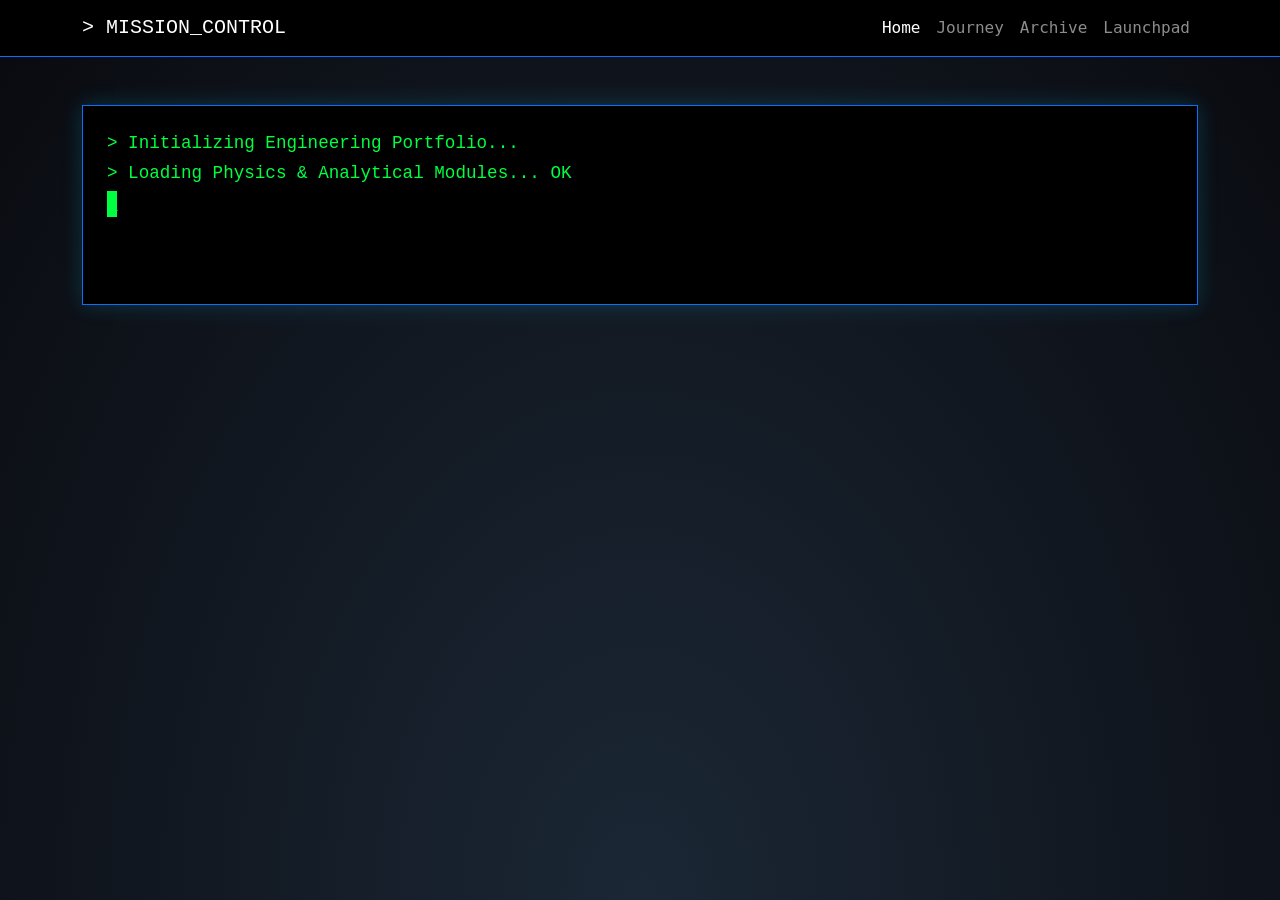
<file: 8-Web/homepage/index.html>
<!DOCTYPE html>
<html lang="en">
<head>
    <link href="https://cdn.jsdelivr.net/npm/bootstrap@5.3.0/dist/css/bootstrap.min.css" rel="stylesheet">
    <link rel="stylesheet" href="styles.css">
    <title>Home | Mission Control</title>
</head>
<body class="bg-space text-terminal">

    <nav class="navbar navbar-expand-lg navbar-dark bg-black border-bottom border-primary">
        <div class="container">
            <a class="navbar-brand mono" href="index.html"> > MISSION_CONTROL</a>
            <div class="navbar-nav ms-auto">
                <a class="nav-link active" href="index.html">Home</a>
                <a class="nav-link" href="journey.html">Journey</a>
                <a class="nav-link" href="archive.html">Archive</a>
                <a class="nav-link" href="launchpad.html">Launchpad</a>
            </div>
        </div>
    </nav>

    <div class="container mt-5">
        <div id="terminal-boot" class="bg-black p-4 border border-primary mono shadow-glow">
            <div id="boot-text"></div>
            <span class="cursor">_</span>
        </div>

        <div id="profile-content" class="mt-5 d-none">
            <div class="row align-items-center">
                <div class="col-md-8">
                    <h1 class="display-3 fw-bold">I AM <span class="text-primary">HOSSAM JAMJAMA</span></h1>
                    <p class="lead">Multi-Disciplinary Cloud & DevOps Engineer</p>
                    <hr class="border-primary">
                    <p>Physics Background | Marketing Logic | Infrastructure Engineering</p>
                </div>
                <div class="col-md-4 text-center">
                    <div class="p-3 border border-secondary bg-dark">
                        <h5 class="text-info">SYSTEM SPECS</h5>
                        <p class="mb-1 small">CERTS: 45+</p>
                        <p class="mb-1 small">MISSIONS: 25+</p>
                        <p class="mb-0 small">ORBIT: Engineering</p>
                    </div>
                </div>
            </div>
        </div>
    </div>

    <script src="script.js"></script>
</body>
</html>
</file>
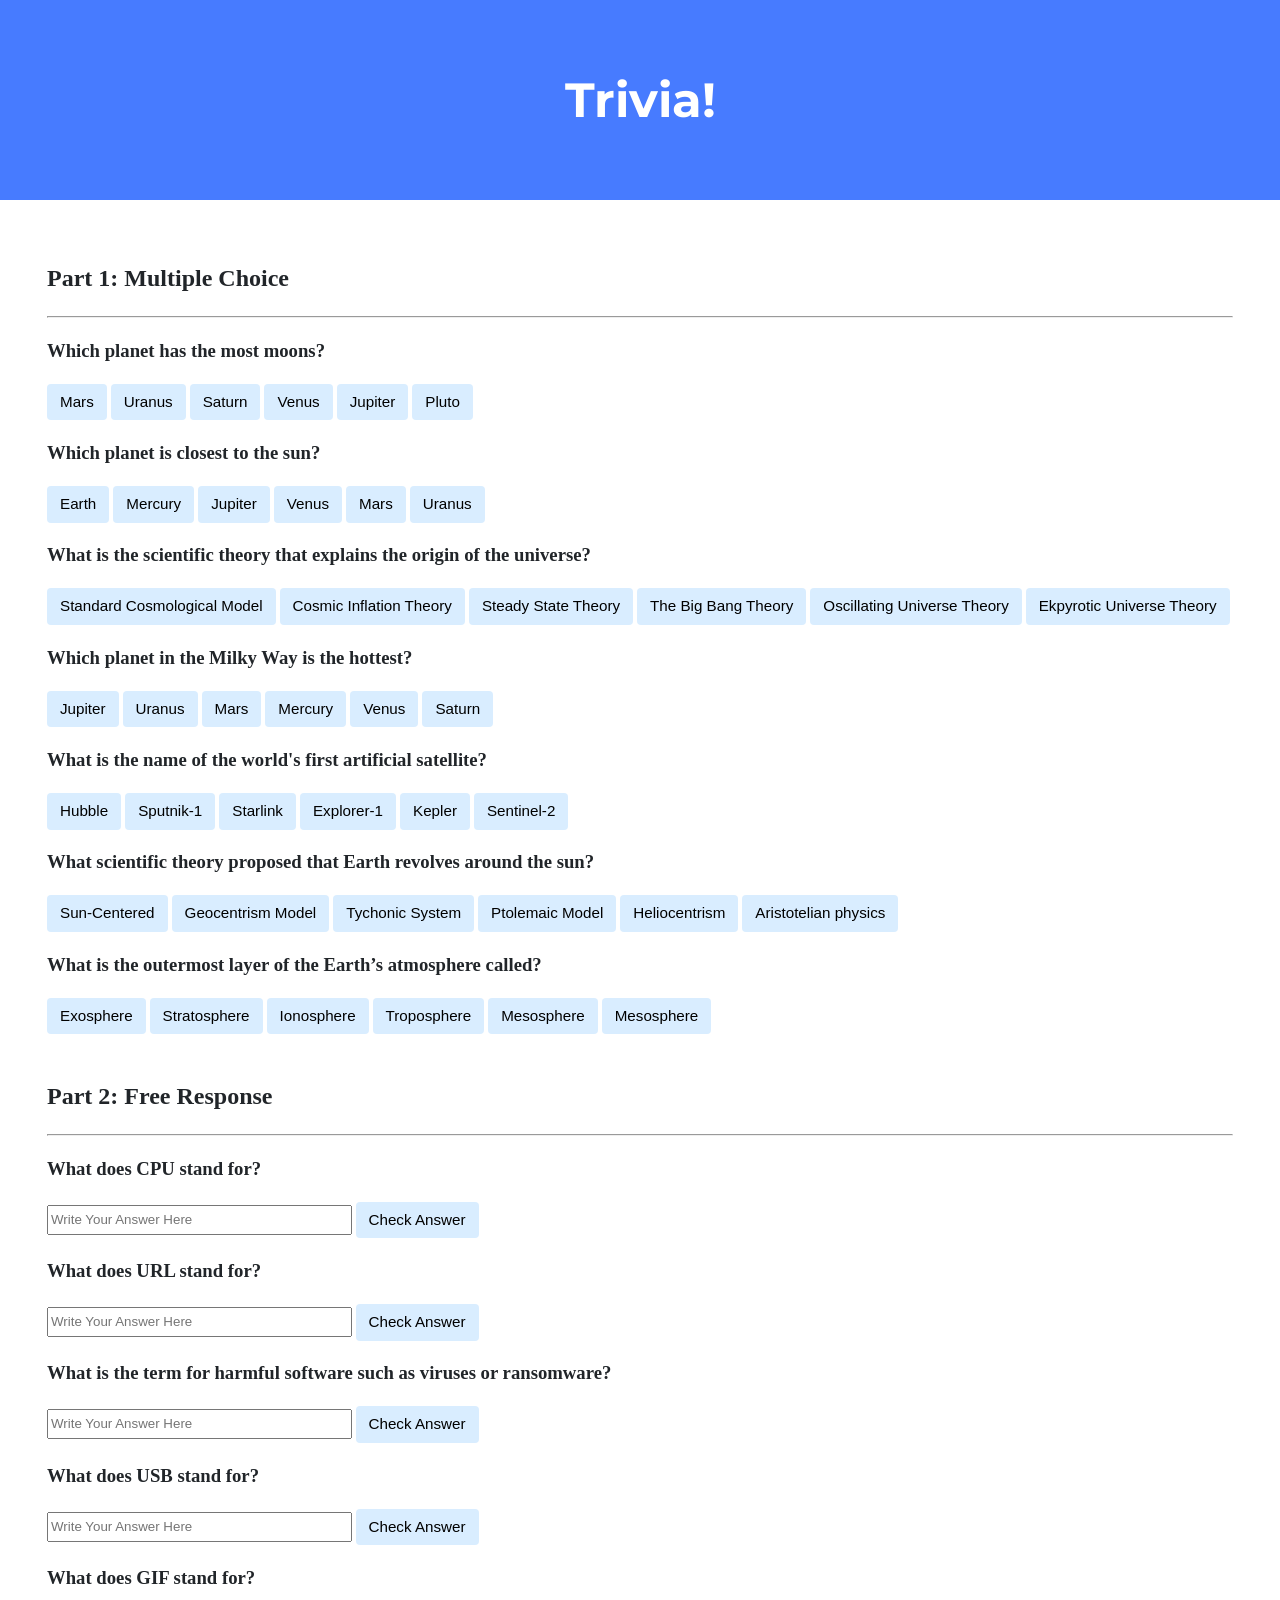
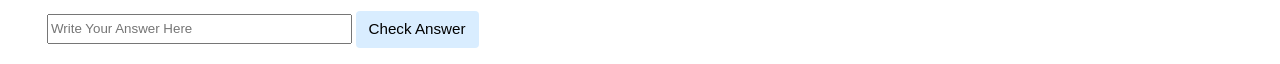
<file: 8-Web/trivia/index.html>
<!DOCTYPE html>

<html lang="en">
    <head>
        <link href="https://fonts.googleapis.com/css2?family=Montserrat:wght@500&display=swap" rel="stylesheet">
        <link href="styles.css" rel="stylesheet">
        <title>Trivia!</title>
        <script>

            document.addEventListener('click', function(event) {
                if (event.target.classList.contains('answer-btn')) {
                    const clickedButton = event.target;
                    const isCorrect = clickedButton.dataset.correct === 'true';
                    const feedbcakArea = clickedButton.closest('.questions').querySelector('.Feedback');

                    if (isCorrect) {
                        clickedButton.style.backgroundColor = 'green';
                        feedbcakArea.innerHTML = "Correct!";
                    }
                    else {
                        clickedButton.style.backgroundColor = 'red';
                        feedbcakArea.innerHTML = 'Incorrect';
                    }
                }
            });

            function check(user_answer, feedback, correct)
            {
                let answer = document.getElementById(user_answer);

                if (answer.value.trim().toLowerCase() === correct)
                {
                    document.getElementById(feedback).innerHTML = "Correct!";
                    answer.style.color = "green";
                }
                else
                {
                    document.getElementById(feedback).innerHTML = "Incorrect";
                    answer.style.color = "red";
                }
            }

        </script>
    </head>
    <body>
        <div class="header">
            <h1>Trivia!</h1>
        </div>

        <div class="container">
            <div class="section">
                <h2>Part 1: Multiple Choice </h2>
                <hr>
                <!-- TODO: Add multiple choice question here -->
                <div class="questions" id="qstn1">
                    <h3>Which planet has the most moons?</h3>
                    <p class="Feedback" id="feedback1"></p>
                    <button class="answer-btn">Mars</button>
                    <button class="answer-btn">Uranus</button>
                    <button class="answer-btn" data-correct="true">Saturn</button>
                    <button class="answer-btn">Venus</button>
                    <button class="answer-btn">Jupiter</button>
                    <button class="answer-btn">Pluto</button>
                </div>

                <div class="questions" id="qstn2">
                    <h3>Which planet is closest to the sun?</h3>
                    <p class="Feedback" id="feedback2"></p>
                    <button class="answer-btn">Earth</button>
                    <button class="answer-btn" data-correct="true">Mercury</button>
                    <button class="answer-btn">Jupiter</button>
                    <button class="answer-btn">Venus</button>
                    <button class="answer-btn">Mars</button>
                    <button class="answer-btn">Uranus</button>
                </div>

                <div class="questions" id="qstn3">
                    <h3> What is the scientific theory that explains the origin of the universe?</h3>
                    <p class="Feedback" id="feedback3"></p>
                    <button class="answer-btn">Standard Cosmological Model</button>
                    <button class="answer-btn">Cosmic Inflation Theory</button>
                    <button class="answer-btn">Steady State Theory</button>
                    <button class="answer-btn" data-correct="true">The Big Bang Theory</button>
                    <button class="answer-btn">Oscillating Universe Theory</button>
                    <button class="answer-btn">Ekpyrotic Universe Theory</button>
                </div>

                <div class="questions" id="qstn4">
                    <h3>Which planet in the Milky Way is the hottest?</h3>
                    <p class="Feedback" id="feedback4"></p>
                    <button class="answer-btn">Jupiter</button>
                    <button class="answer-btn">Uranus</button>
                    <button class="answer-btn">Mars</button>
                    <button class="answer-btn">Mercury</button>
                    <button class="answer-btn" data-correct="true">Venus</button>
                    <button class="answer-btn">Saturn</button>
                </div>

                <div class="questions" id="qstn5">
                    <h3>What is the name of the world's first artificial satellite?</h3>
                    <p class="Feedback" id="feedback5"></p>
                    <button class="answer-btn">Hubble</button>
                    <button class="answer-btn" data-correct="true">Sputnik-1</button>
                    <button class="answer-btn">Starlink</button>
                    <button class="answer-btn">Explorer-1</button>
                    <button class="answer-btn">Kepler</button>
                    <button class="answer-btn">Sentinel-2</button>
                </div>

                <div class="questions" id="qstn6">
                    <h3>What scientific theory proposed that Earth revolves around the sun?</h3>
                    <p class="Feedback" id="feedback6"></p>
                    <button class="answer-btn">Sun-Centered</button>
                    <button class="answer-btn">Geocentrism Model</button>
                    <button class="answer-btn">Tychonic System</button>
                    <button class="answer-btn">Ptolemaic Model</button>
                    <button class="answer-btn" data-correct="true">Heliocentrism</button>
                    <button class="answer-btn">Aristotelian physics</button>
                </div>
                <div class="questions" id="qstn7">
                    <h3>What is the outermost layer of the Earth’s atmosphere called?</h3>
                    <p class="Feedback" id="feedback7"></p>
                    <button class="answer-btn" data-correct="true">Exosphere</button>
                    <button class="answer-btn">Stratosphere</button>
                    <button class="answer-btn">Ionosphere</button>
                    <button class="answer-btn">Troposphere</button>
                    <button class="answer-btn">Mesosphere</button>
                    <button class="answer-btn">Mesosphere</button>
                </div>
            </div>

            <div class="section">
                <h2>Part 2: Free Response</h2>
                <hr>
                <!-- TODO: Add free response question here -->
                <div class="fr-questions" id="qstn8">
                    <h3>What does CPU stand for?</h3>
                    <p class="Feedback" id="feedback8"></p>
                    <form onsubmit="check('answer8', 'feedback8', 'central processing unit'); return false;">
                        <input autocomplete="off" id="answer8" type="text" placeholder="Write Your Answer Here">
                        <input type="submit" value="Check Answer">
                    </form>
                </div>

                <div class="fr-questions" id="qstn9">
                    <h3>What does URL stand for?</h3>
                    <p class="Feedback" id="feedback9"></p>
                    <form onsubmit="check('answer9', 'feedback9', 'uniform resource locator'); return false;">
                        <input autocomplete="off" id="answer9" type="text" placeholder="Write Your Answer Here">
                        <input type="submit" value="Check Answer">
                    </form>
                </div>

                <div class="fr-questions" id="qstn10">
                    <h3>What is the term for harmful software such as viruses or ransomware?</h3>
                    <p class="Feedback" id="feedback10"></p>
                    <form onsubmit="check('answer10', 'feedback10', 'malware'); return false;">
                        <input autocomplete="off" id="answer10" type="text" placeholder="Write Your Answer Here">
                        <input type="submit" value="Check Answer">
                    </form>
                </div>

                <div class="fr-questions" id="qstn11">
                    <h3>What does USB stand for?</h3>
                    <p class="Feedback" id="feedback11"></p>
                    <form onsubmit="check('answer11', 'feedback11', 'universal serial bus'); return false;">
                        <input autocomplete="off" id="answer11" type="text" placeholder="Write Your Answer Here">
                        <input type="submit" value="Check Answer">
                    </form>
                </div>

                <div class="fr-questions" id="qstn12">
                    <h3>What does GIF stand for?</h3>
                    <p class="Feedback" id="feedback12"></p>
                    <form onsubmit="check('answer12', 'feedback12', 'graphics interchange format'); return false;">
                        <input autocomplete="off" id="answer12" type="text" placeholder="Write Your Answer Here">
                        <input type="submit" value="Check Answer">
                    </form>
                </div>

            </div>
        </div>
    </body>
</html>
</file>
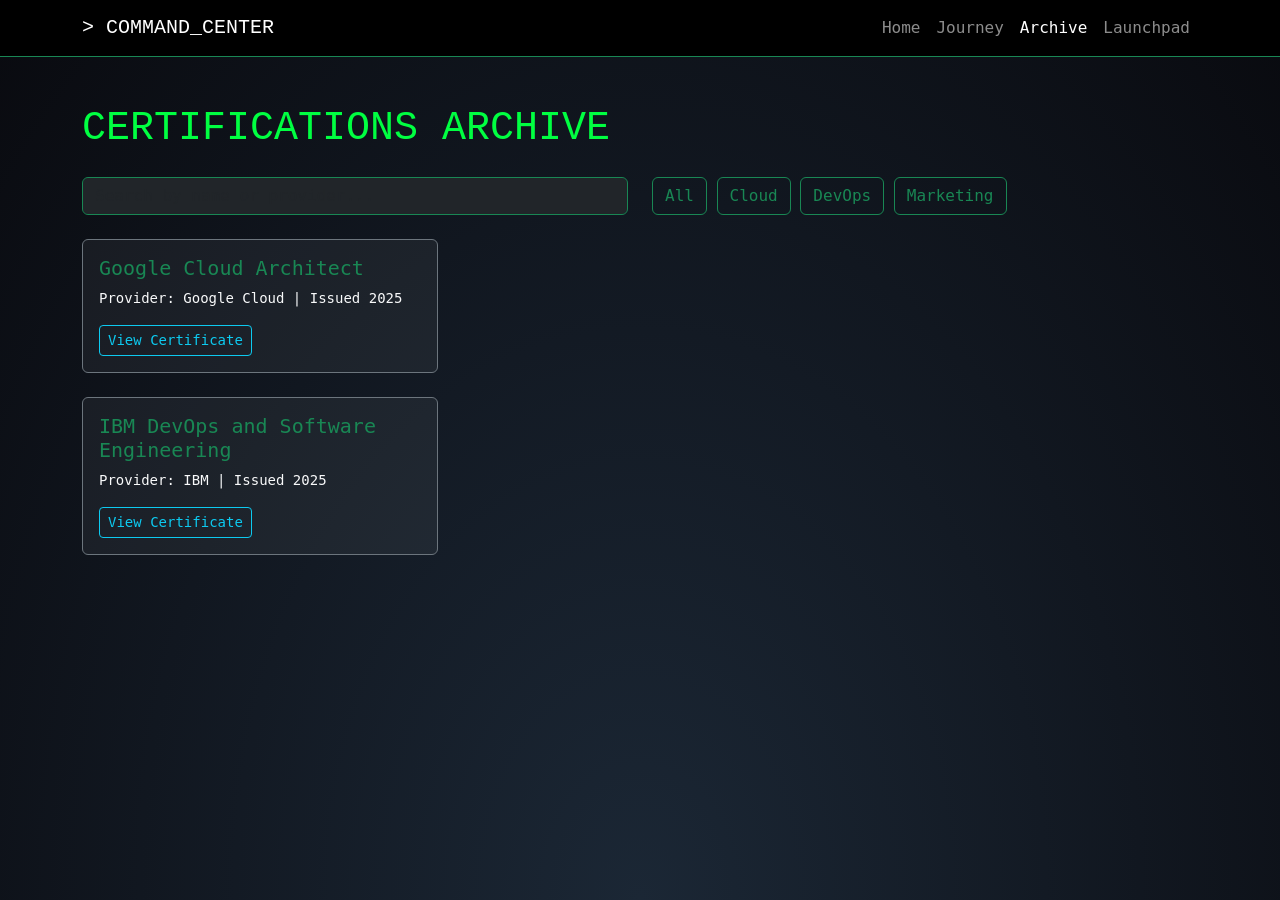
<file: 8-Web/homepage/archive.html>
<!DOCTYPE html>
<html lang="en">
<head>
    <link href="https://cdn.jsdelivr.net/npm/bootstrap@5.3.0/dist/css/bootstrap.min.css" rel="stylesheet">
    <link rel="stylesheet" href="styles.css">
    <title>The Archive | Mission Control</title>
</head>
<body class="bg-space text-terminal">

    <nav class="navbar navbar-expand-lg navbar-dark bg-black border-bottom border-success">
        <div class="container">
            <a class="navbar-brand mono" href="index.html"> > COMMAND_CENTER</a>
            <div class="navbar-nav ms-auto">
                <a class="nav-link" href="index.html">Home</a>
                <a class="nav-link" href="journey.html">Journey</a>
                <a class="nav-link active" href="archive.html">Archive</a>
                <a class="nav-link" href="launchpad.html">Launchpad</a>
            </div>
        </div>
    </nav>

    <div class="container mt-5">
        <h1 class="mono mb-4 text-uppercase">Certifications Archive</h1>
        
        <div class="row mb-4">
            <div class="col-md-6">
                <input type="text" id="certSearch" class="form-control bg-dark text-success border-success" placeholder="Search by name or provider...">
            </div>
            <div class="col-md-6 mt-2 mt-md-0">
                <button class="btn btn-outline-success filter-btn" onclick="filterCerts('all')">All</button>
                <button class="btn btn-outline-success filter-btn" onclick="filterCerts('cloud')">Cloud</button>
                <button class="btn btn-outline-success filter-btn" onclick="filterCerts('devops')">DevOps</button>
                <button class="btn btn-outline-success filter-btn" onclick="filterCerts('marketing')">Marketing</button>
            </div>
        </div>

        <div class="row" id="certGrid">
            <div class="col-md-4 mb-4 cert-card" data-category="cloud">
                <div class="card bg-dark border-secondary h-100">
                    <div class="card-body">
                        <h5 class="card-title text-success">Google Cloud Architect</h5>
                        <p class="card-text text-light small">Provider: Google Cloud | Issued 2025</p>
                        <a href="https://www.coursera.org/account/accomplishments/specialization/2Y4Q8JB6QT4L" class="btn btn-sm btn-outline-info">View Certificate</a>
                    </div>
                </div>
            </div>
            </div>

            <div class="row" id="certGrid">
            <div class="col-md-4 mb-4 cert-card" data-category="devops">
                <div class="card bg-dark border-secondary h-100">
                    <div class="card-body">
                        <h5 class="card-title text-success">IBM DevOps and Software Engineering</h5>
                        <p class="card-text text-light small">Provider: IBM | Issued 2025</p>
                        <a href="https://www.coursera.org/account/accomplishments/specialization/UPL5L3JFAZ4M" class="btn btn-sm btn-outline-info">View Certificate</a>
                    </div>
                </div>
            </div>
            </div>
    </div>

    <script src="script.js"></script>
</body>
</html>
</file>
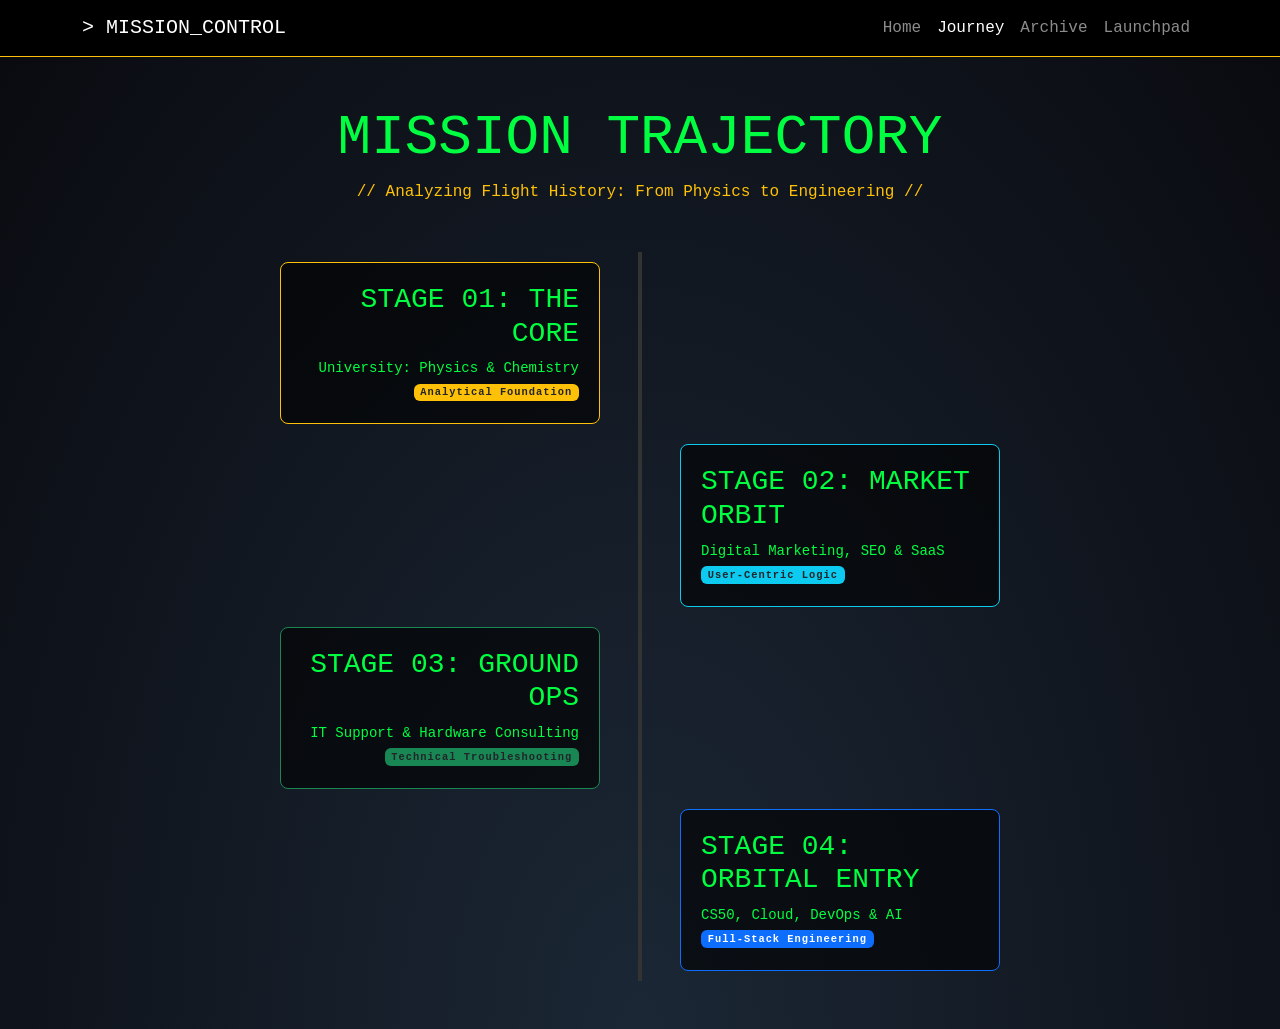
<file: 8-Web/homepage/journey.html>
<!DOCTYPE html>
<html lang="en">
<head>
    <link href="https://cdn.jsdelivr.net/npm/bootstrap@5.3.0/dist/css/bootstrap.min.css" rel="stylesheet">
    <link rel="stylesheet" href="styles.css">
    <title>Journey | Flight Path</title>
</head>
<body class="bg-space text-terminal">

    <nav class="navbar navbar-expand-lg navbar-dark bg-black border-bottom border-warning">
        <div class="container">
            <a class="navbar-brand mono" href="index.html"> > MISSION_CONTROL</a>
            <div class="navbar-nav ms-auto">
                <a class="nav-link" href="index.html">Home</a>
                <a class="nav-link active" href="journey.html">Journey</a>
                <a class="nav-link" href="archive.html">Archive</a>
                <a class="nav-link" href="launchpad.html">Launchpad</a>
            </div>
        </div>
    </nav>

    <div class="container py-5">
        <div class="text-center mb-5">
            <h1 class="display-4 mono">MISSION TRAJECTORY</h1>
            <p class="text-warning">// Analyzing Flight History: From Physics to Engineering //</p>
        </div>

        <div class="trajectory-container">
            <div class="trajectory-line"></div>

            <div class="milestone left" onclick="showLog('physics')">
                <div class="milestone-content border-warning">
                    <h3>STAGE 01: THE CORE</h3>
                    <p class="small mb-0">University: Physics & Chemistry</p>
                    <span class="badge bg-warning text-dark">Analytical Foundation</span>
                </div>
            </div>

            <div class="milestone right" onclick="showLog('marketing')">
                <div class="milestone-content border-info">
                    <h3>STAGE 02: MARKET ORBIT</h3>
                    <p class="small mb-0">Digital Marketing, SEO & SaaS</p>
                    <span class="badge bg-info text-dark">User-Centric Logic</span>
                </div>
            </div>

            <div class="milestone left" onclick="showLog('it')">
                <div class="milestone-content border-success">
                    <h3>STAGE 03: GROUND OPS</h3>
                    <p class="small mb-0">IT Support & Hardware Consulting</p>
                    <span class="badge bg-success text-dark">Technical Troubleshooting</span>
                </div>
            </div>

            <div class="milestone right" onclick="showLog('engineering')">
                <div class="milestone-content border-primary">
                    <h3>STAGE 04: ORBITAL ENTRY</h3>
                    <p class="small mb-0">CS50, Cloud, DevOps & AI</p>
                    <span class="badge bg-primary">Full-Stack Engineering</span>
                </div>
            </div>
        </div>

        <div id="missionLog" class="mt-5 p-4 border border-secondary bg-dark shadow-lg d-none">
            <h4 class="text-warning mono" id="logTitle">> MISSION_LOG_SELECTED</h4>
            <p id="logText" class="text-light"></p>
        </div>
    </div>

    <script src="script.js"></script>
</body>
</html>
</file>
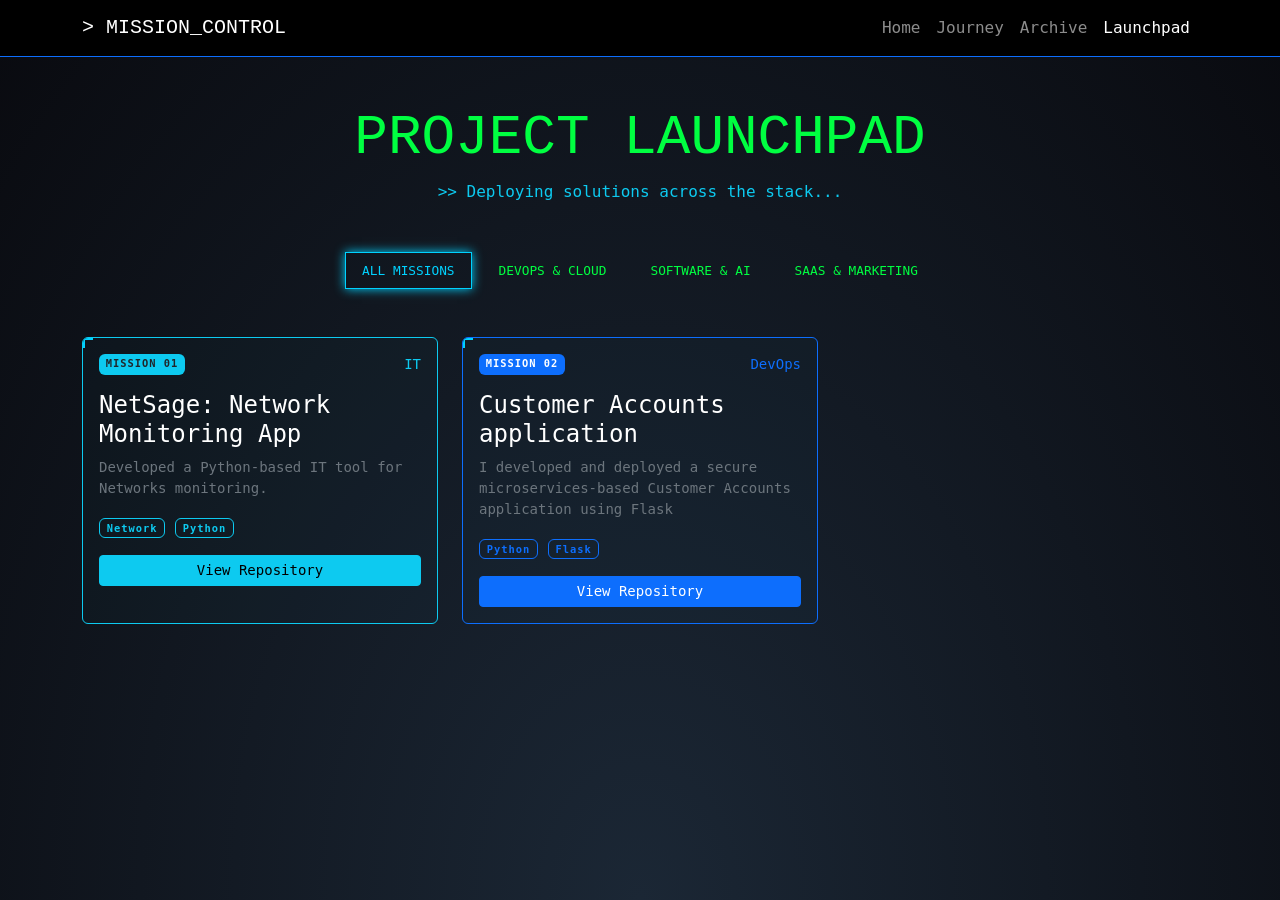
<file: 8-Web/homepage/launchpad.html>
<!DOCTYPE html>
<html lang="en">
<head>
    <link href="https://cdn.jsdelivr.net/npm/bootstrap@5.3.0/dist/css/bootstrap.min.css" rel="stylesheet">
    <link rel="stylesheet" href="styles.css">
    <title>Launchpad | Projects</title>
</head>
<body class="bg-space text-terminal">

    <nav class="navbar navbar-expand-lg navbar-dark bg-black border-bottom border-primary">
        <div class="container">
            <a class="navbar-brand mono" href="index.html"> > MISSION_CONTROL</a>
            <div class="navbar-nav ms-auto">
                <a class="nav-link" href="index.html">Home</a>
                <a class="nav-link" href="journey.html">Journey</a>
                <a class="nav-link" href="archive.html">Archive</a>
                <a class="nav-link active" href="launchpad.html">Launchpad</a>
            </div>
        </div>
    </nav>

    <div class="container mt-5">
        <header class="mb-5 text-center">
            <h1 class="display-4 mono text-uppercase">Project Launchpad</h1>
            <p class="text-info">>> Deploying solutions across the stack...</p>
        </header>

        <ul class="nav nav-pills justify-content-center mb-5" id="missionFilters">
            <li class="nav-item">
                <button class="nav-link active btn-outline-info" onclick="filterMissions('all')">All Missions</button>
            </li>
            <li class="nav-item">
                <button class="nav-link" onclick="filterMissions('devops')">DevOps & Cloud</button>
            </li>
            <li class="nav-item">
                <button class="nav-link" onclick="filterMissions('software')">Software & AI</button>
            </li>
            <li class="nav-item">
                <button class="nav-link" onclick="filterMissions('business')">SaaS & Marketing</button>
            </li>
        </ul>

        <div class="row" id="missionGrid">
            
            <div class="col-lg-4 col-md-6 mb-4 mission-card" data-type="software">
                <div class="card bg-transparent border-info h-100 project-blueprint">
                    <div class="card-body">
                        <div class="d-flex justify-content-between">
                            <span class="badge bg-info text-dark">MISSION 01</span>
                            <small class="text-info">IT</small>
                        </div>
                        <h4 class="card-title mt-3">NetSage: Network Monitoring App</h4>
                        <p class="card-text small text-secondary">Developed a Python-based IT tool for Networks monitoring.</p>
                        <div class="tech-stack mb-3">
                            <span class="badge border border-info text-info">Network</span>
                            <span class="badge border border-info text-info">Python</span>
                        </div>
                        <a href="https://github.com/HossamJa/NetSage-Network-Monitoring-Tool" class="btn btn-sm btn-info w-100">View Repository</a>
                    </div>
                </div>
            </div>

            <div class="col-lg-4 col-md-6 mb-4 mission-card" data-type="devops">
                <div class="card bg-transparent border-primary h-100 project-blueprint">
                    <div class="card-body">
                        <div class="d-flex justify-content-between">
                            <span class="badge bg-primary">MISSION 02</span>
                            <small class="text-primary">DevOps</small>
                        </div>
                        <h4 class="card-title mt-3">Customer Accounts application</h4>
                        <p class="card-text small text-secondary">I developed and deployed a secure microservices-based Customer Accounts application using Flask</p>
                        <div class="tech-stack mb-3">
                            <span class="badge border border-primary text-primary">Python</span>
                            <span class="badge border border-primary text-primary">Flask</span>
                        </div>
                        <a href="https://github.com/HossamJa/devops-capstone-project" class="btn btn-sm btn-primary w-100">View Repository</a>
                    </div>
                </div>
            </div>

            </div>
    </div>

    <script src="script.js"></script>
</body>
</html>
</file>
<file: 8-Web/homepage/styles.css>
/* Home */

/* Background effect */
body.bg-space {
    background: radial-gradient(ellipse at bottom, #1B2735 0%, #090A0F 100%);
    min-height: 100vh;
}

.shadow-glow {
    box-shadow: 0 0 20px rgba(0, 210, 255, 0.2);
}

.cursor {
    display: inline-block;
    width: 10px;
    background-color: var(--terminal-green);
    animation: blink 1s infinite;
}

@keyframes blink {
    0% { opacity: 0; }
    50% { opacity: 1; }
    100% { opacity: 0; }
}

#terminal-boot {
    min-height: 200px;
    font-size: 1.1rem;
}

/* Archive Style*/

:root {
    --space-black: #0b0d17;
    --terminal-green: #00ff41;
    --nebula-blue: #00d2ff;
}

body.bg-space {
    background-color: var(--space-black);
    color: var(--terminal-green);
    font-family: 'Roboto Mono', monospace;
}

.mono {
    font-family: 'Courier New', Courier, monospace;
}

/* Add a subtle glow to cards */
.card {
    transition: 0.3s;
    background: rgba(255, 255, 255, 0.05) !important;
}

.card:hover {
    box-shadow: 0 0 15px var(--terminal-green);
    transform: translateY(-5px);
}

.text-terminal {
    color: var(--terminal-green);
}

/* Custom scrollbar for a tech feel */
::-webkit-scrollbar {
    width: 8px;
}
::-webkit-scrollbar-thumb {
    background: var(--terminal-green);
}

/* Lounchpad Style*/

.project-blueprint {
    border-width: 1px;
    border-style: solid;
    position: relative;
    overflow: hidden;
    background: rgba(0, 210, 255, 0.02) !important;
}

/* The "Corner Brackets" look common in Sci-fi UI */
.card-title {
    color: white;
}
.project-blueprint::before {
    content: "";
    position: absolute;
    top: 0; left: 0;
    width: 10px; height: 10px;
    border-top: 2px solid var(--nebula-blue);
    border-left: 2px solid var(--nebula-blue);
}

.nav-pills .nav-link {
    color: var(--terminal-green);
    border: 1px solid transparent;
    margin: 0 5px;
    border-radius: 0;
    text-transform: uppercase;
    font-size: 0.8rem;
}

.nav-pills .nav-link.active {
    background-color: transparent !important;
    border: 1px solid var(--nebula-blue);
    color: var(--nebula-blue) !important;
    box-shadow: 0 0 10px var(--nebula-blue);
}

.badge {
    font-size: 0.65rem;
    letter-spacing: 1px;
}

/* Journey style*/
.trajectory-container {
    position: relative;
    max-width: 800px;
    margin: 0 auto;
}

.trajectory-line {
    position: absolute;
    width: 4px;
    background-color: #333;
    top: 0; bottom: 0;
    left: 50%;
    margin-left: -2px;
}

.milestone {
    padding: 10px 40px;
    position: relative;
    width: 50%;
    cursor: pointer;
    transition: 0.3s;
}

.milestone:hover {
    transform: scale(1.05);
}

.milestone.left { left: 0; text-align: right; }
.milestone.right { left: 50%; text-align: left; }

.milestone-content {
    padding: 20px;
    background: rgba(0,0,0,0.6);
    border: 1px solid;
    border-radius: 8px;
}

/* Mobile Responsiveness */
@media screen and (max-width: 600px) {
    .trajectory-line { left: 31px; }
    .milestone { width: 100%; padding-left: 70px; padding-right: 25px; text-align: left !important; }
    .milestone.right { left: 0%; }
}
</file>
<file: 8-Web/trivia/styles.css>
body {
    background-color: #fff;
    color: #212529;
    font-size: 1rem;
    font-weight: 400;
    line-height: 1.5;
    margin: 0;
    text-align: left;
}

.container {
    margin-left: auto;
    margin-right: auto;
    padding-left: 15px;
    padding-right: 15px;
}

.header {
    background-color: #477bff;
    color: #fff;
    margin-bottom: 2rem;
    padding: 2rem 1rem;
    text-align: center;
}

.section {
    padding: 0.5rem 2rem 1rem 2rem;
}

.section:hover {
    background-color: #f5f5f5;
    transition: color 2s ease-in-out, background-color 0.15s ease-in-out;
}

h1 {
    font-family: 'Montserrat', sans-serif;
    font-size: 48px;
}

button, input[type="submit"] {
    background-color: #d9edff;
    border: 1px solid transparent;
    border-radius: 0.25rem;
    font-size: 0.95rem;
    font-weight: 400;
    line-height: 1.5;
    padding: 0.375rem 0.75rem;
    text-align: center;
    transition: color 0.15s ease-in-out, background-color 0.15s ease-in-out, border-color 0.15s ease-in-out, box-shadow 0.15s ease-in-out;
    vertical-align: middle;
}


input[type="text"] {
    line-height: 1.8;
    width: 25%;
}

input[type="text"]:hover {
    background-color: #f5f5f5;
    transition: color 2s ease-in-out, background-color 0.15s ease-in-out;
}
</file>
